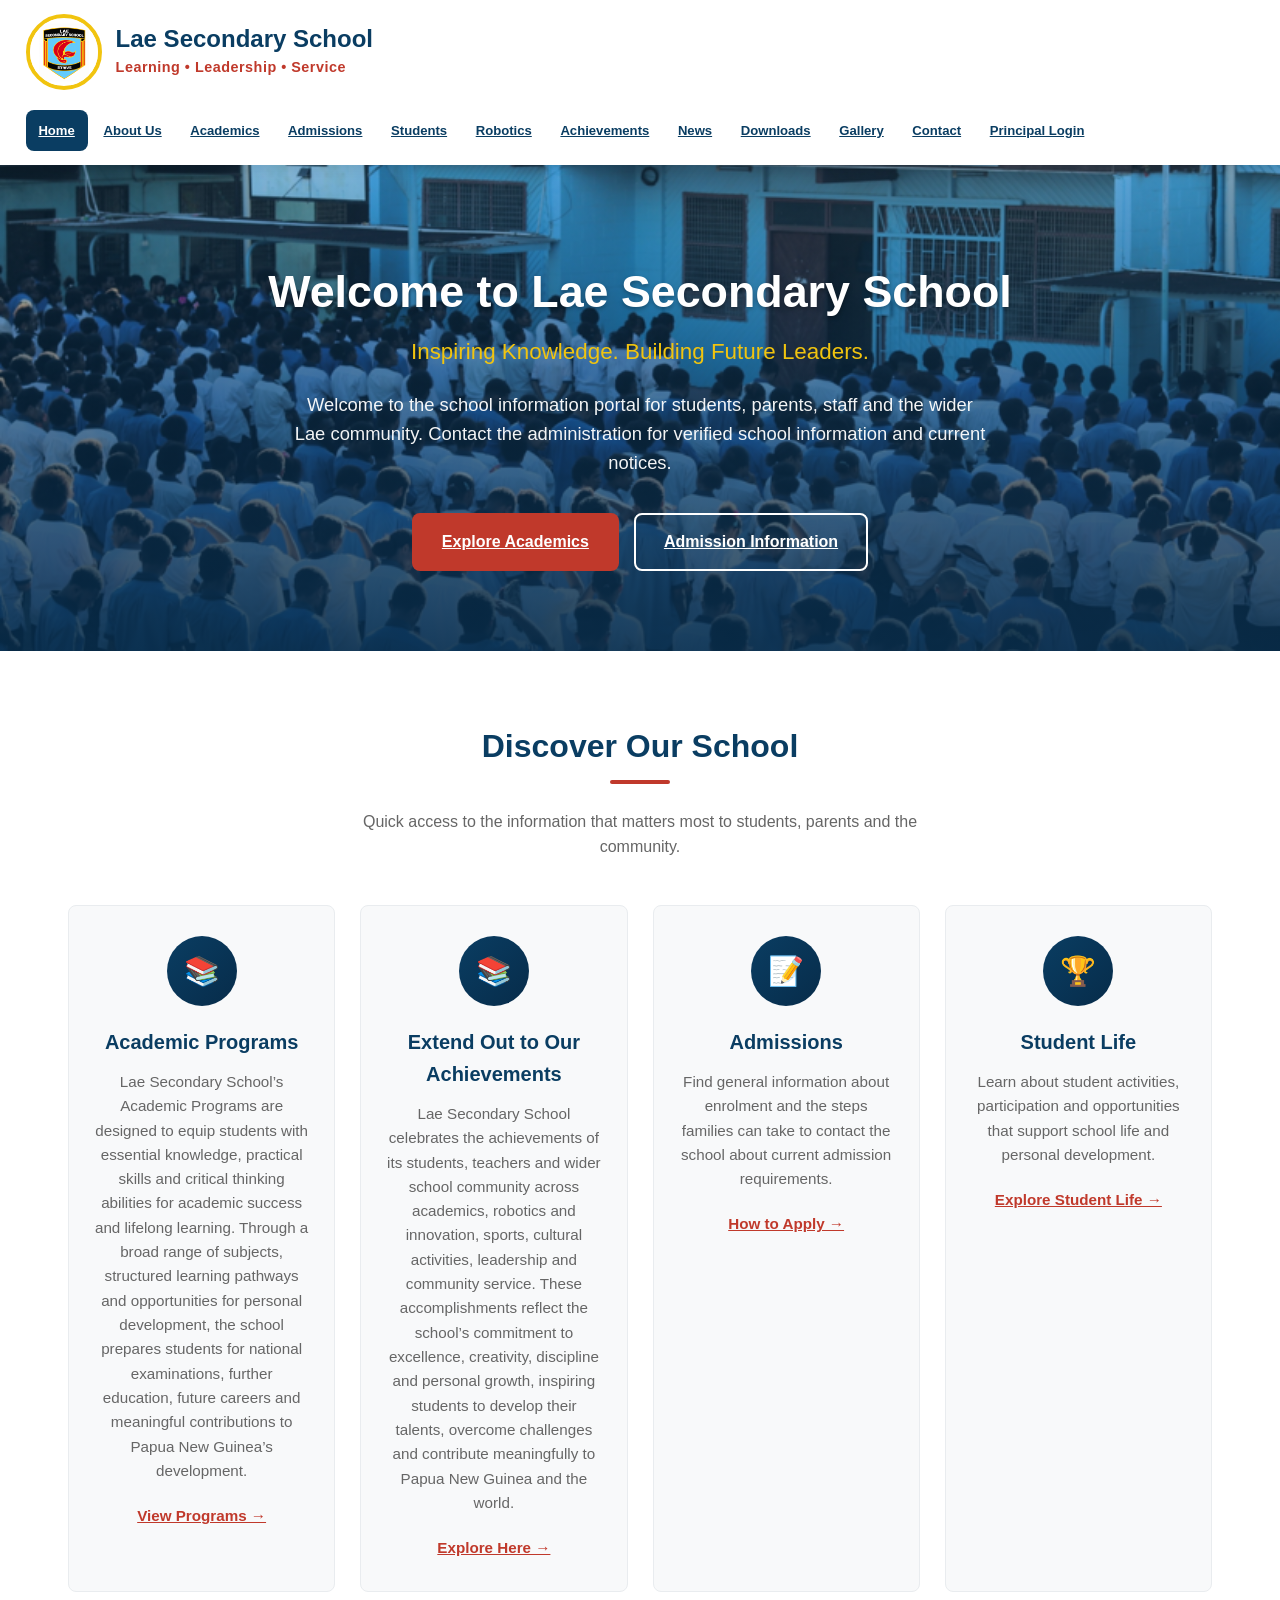
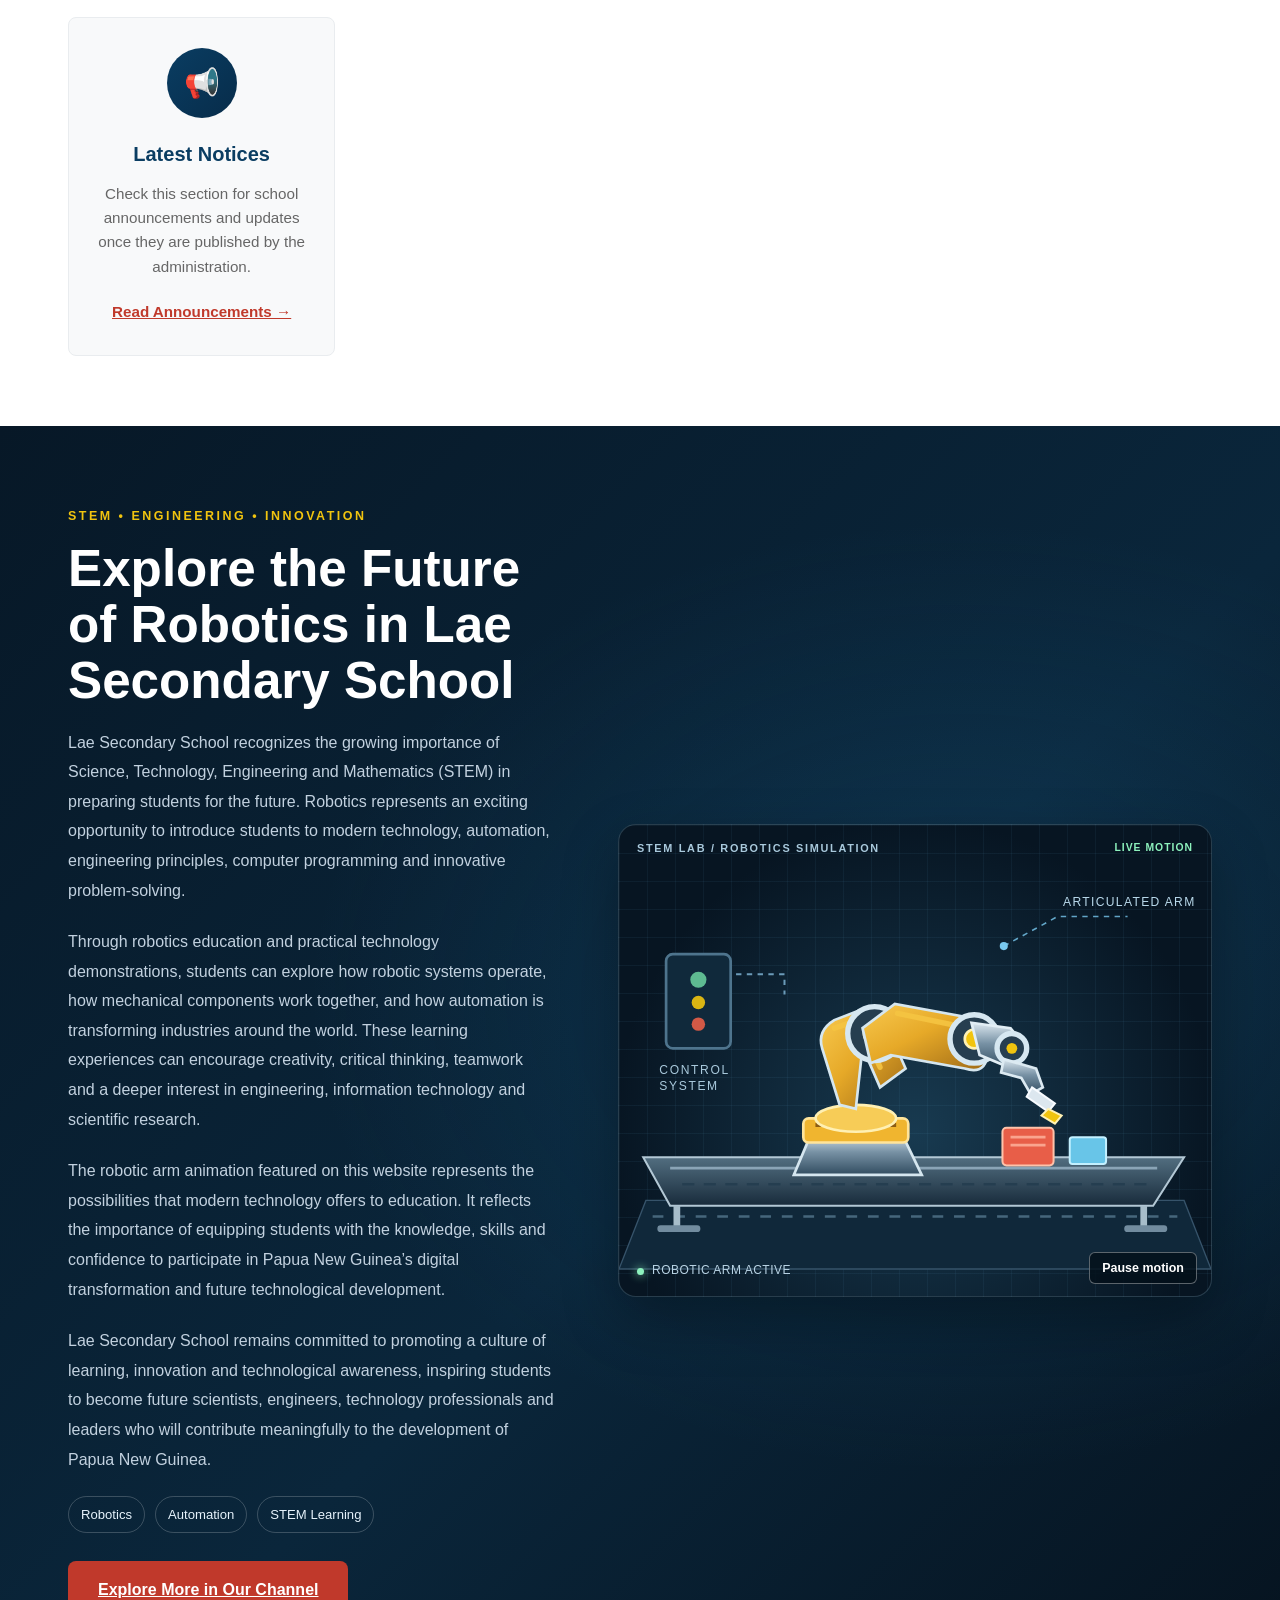
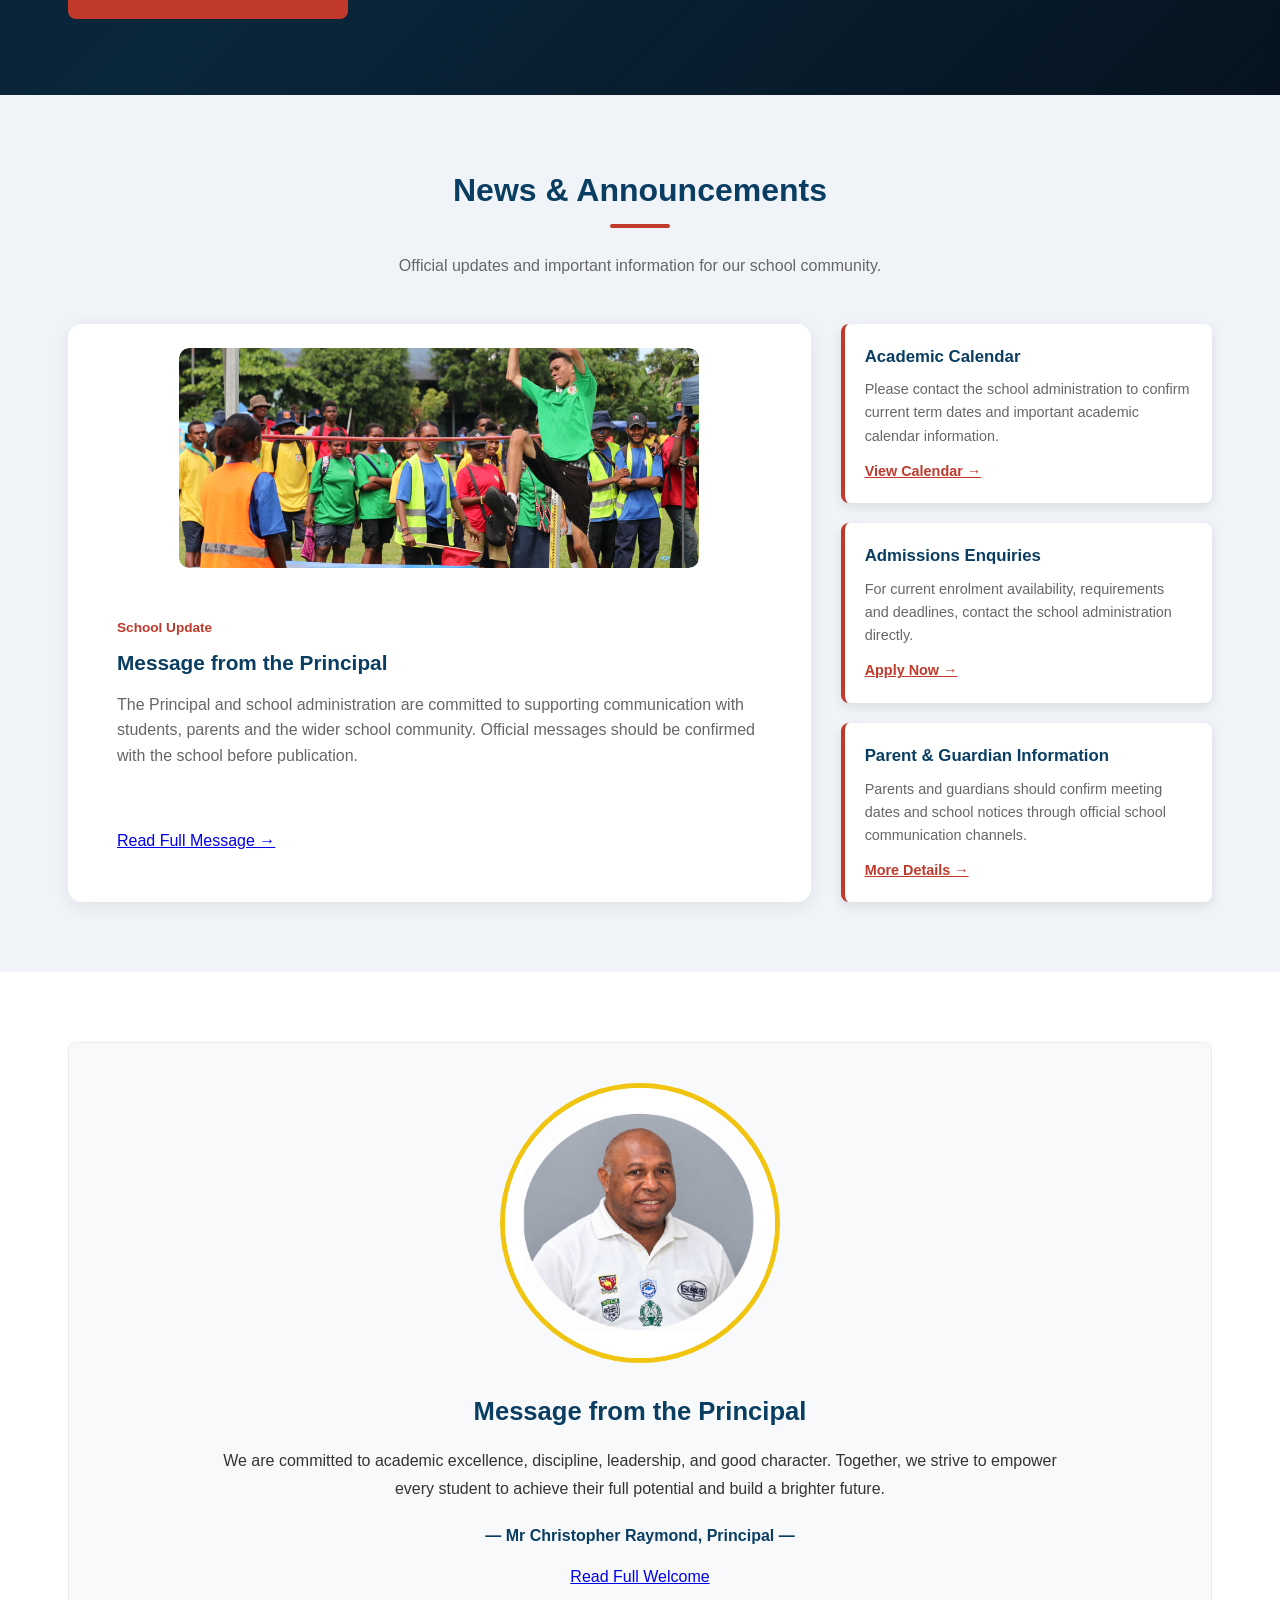
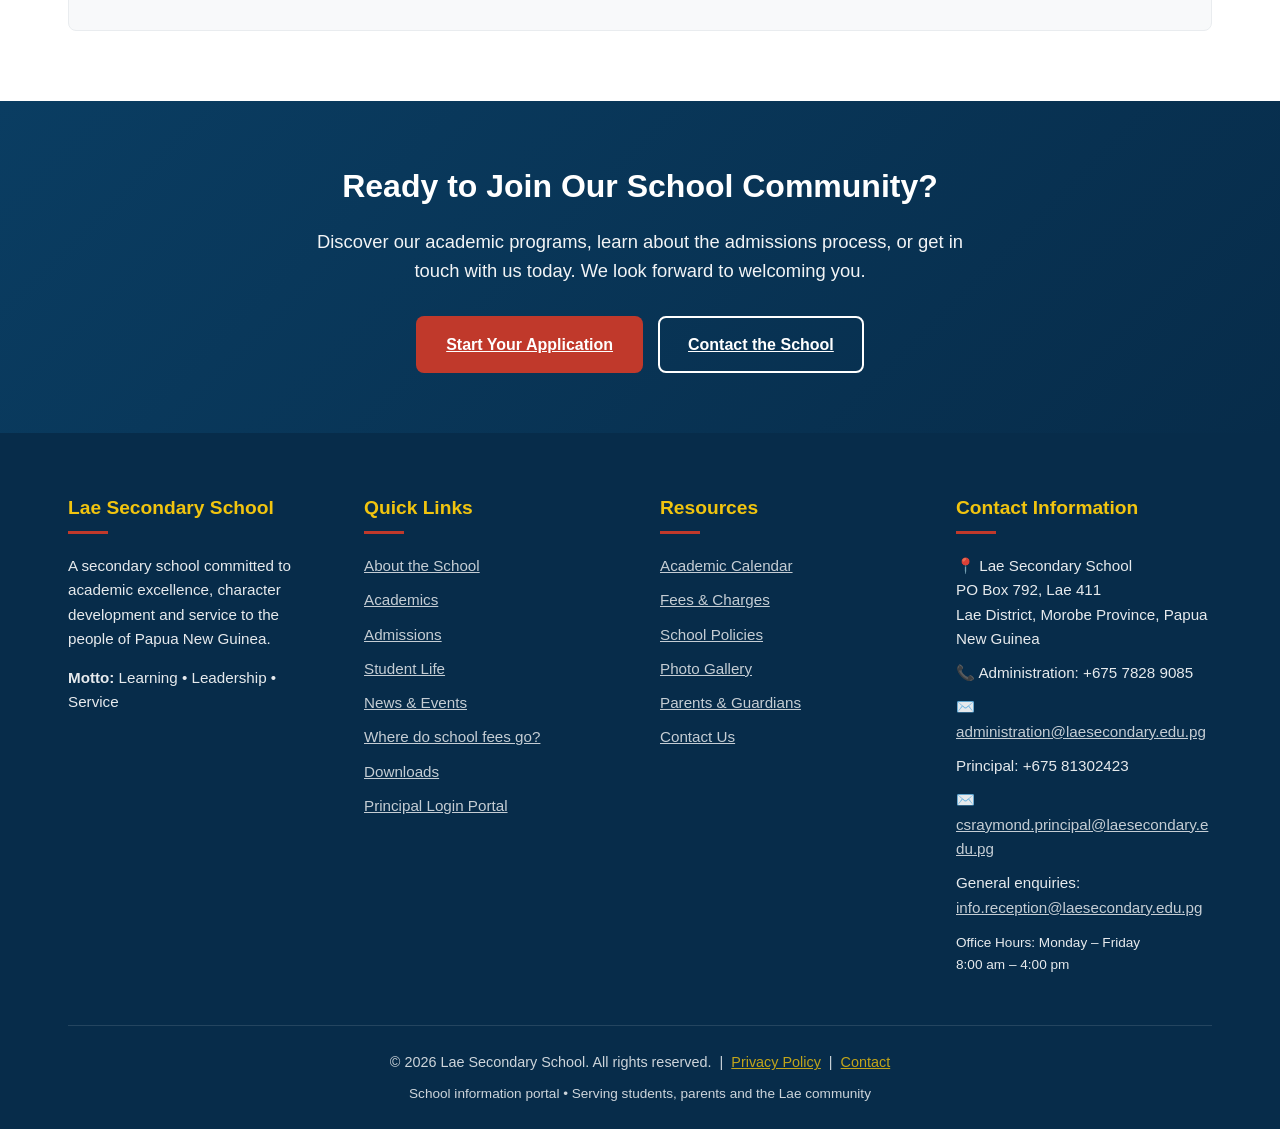
<file: index.html>
<!DOCTYPE html>
<html lang="en">
<head>
    <meta charset="UTF-8">
    <meta name="viewport" content="width=device-width, initial-scale=1.0">
    <meta name="description" content="Lae Secondary School, located in Lae District, Morobe Province, Papua New Guinea.">
    <meta name="keywords" content="secondary school, Papua New Guinea, education, admissions, academics, PNG school">
    <meta name="author" content="Lae Secondary School">
       <!-- Make the page fit Android phones and tablets -->
    

    <!-- Browser compatibility -->
    <meta http-equiv="X-UA-Compatible" content="IE=edge">
    <title>Lae Secondary School | Learning • Leadership • Service</title>
    
    <!-- Favicon placeholder -->
    <link rel="icon" href="school-logo.png" type="image/x-icon">
    
    <style>
        /* ===== CSS RESET & BASE ===== */
        * {
            margin: 0;
            padding: 0;
            box-sizing: border-box;
        }

        :root {
            --primary: #0a3d62;       /* Deep navy blue */
            --primary-dark: #072c4a;
            --secondary: #c0392b;     /* Strong red accent */
            --accent: #f1c40f;        /* Gold */
            --light: #f8f9fa;
            --dark: #1a1a1a;
            --text: #333333;
            --text-light: #666666;
            --white: #ffffff;
            --shadow: 0 4px 12px rgba(0, 0, 0, 0.1);
            --radius: 8px;
            --transition: all 0.3s ease;
        }
        
        
        
/* Make sizing predictable */
* {
    box-sizing: border-box;
}

/* Ensure the website fits the screen */
body {
    margin: 0;
    font-family: Arial, sans-serif;
    line-height: 1.6;
    width: 100%;
}

/* Make images fit their containers */
img {
    max-width: 100%;
    height: auto;
}

/* Make the main content responsive */
.container {
    width: 100%;
    max-width: 1200px;
    margin: 0 auto;
    padding: 0 20px;
}

/* Android phones and smaller screens */
@media screen and (max-width: 768px) {
    .container {
        padding: 0 15px;
    }

    h1 {
        font-size: 1.6rem;
    }

    .content-grid {
        grid-template-columns: 1fr;
    }

    img {
        max-width: 100%;
        height: auto;
    }
}

        .container {
            width: 100%;
            max-width: 1500px;
            margin: 0 auto;
            padding: 0 100px;
        }

        /* ===== HEADER ===== */
        .top-bar {
            background-color: var(--primary-dark);
            color: var(--white);
            font-size: 0.85rem;
            padding: 8px 0;
        }

        .top-bar .container {
            display: flex;
            justify-content: space-between;
            align-items: center;
            flex-wrap: wrap;
            gap: 10px;
        }

        .top-bar a {
            color: var(--white);
            opacity: 0.9;
        }

        .top-bar a:hover {
            opacity: 1;
            color: var(--accent);
        }

        .header {
            background-color: var(--white);
            box-shadow: var(--shadow);
            position: sticky;
            top: 0;
            z-index: 1000;
        }

        .header-main {
            display: flex;
            justify-content: space-between;
            align-items: center;
            padding: 15px 0;
            gap: 20px;
        }

        .logo-area {
            display: flex;
            align-items: center;
            gap: 20px;
        }

        .logo-placeholder {
            width: 90px;
            height: 70px;
            background: linear-gradient(100deg, var(--primary), var(--primary-light));
            border-radius: 80%;
            display: flex;
            align-items: center;
            justify-content: center;
            color: var(--white);
            font-weight: bold;
            font-size: 1.0rem;
            border: 4px solid var(--accent);
            flex-shrink: 5;
        }

        .school-identity h1 {
            font-size: 1.5rem;
            color: var(--primary);
            line-height: 1.2;
            margin-bottom: 2px;
        }

        .school-identity .motto {
            font-size: 0.9rem;
            color: var(--secondary);
            font-weight: 600;
            letter-spacing: 0.5px;
        }

        /* ===== NAVIGATION ===== */
        .nav-toggle {
            display: none;
            background: none;
            border: none;
            font-size: 1.8rem;
            color: var(--primary);
            cursor: pointer;
        }

        .main-nav ul {
            display: flex;
            list-style: none;
            gap: 5px;
        }

        .main-nav > ul > li {
            position: relative;
        }

        .main-nav > ul > li > a {
            display: block;
            padding: 12px 16px;
            font-weight: 600;
            color: var(--primary);
            border-radius: var(--radius);
            font-size: 0.95rem;
        }

        .main-nav > ul > li > a:hover,
        .main-nav > ul > li > a.active {
            background-color: var(--primary);
            color: var(--white);
        }

        .main-nav .dropdown {
            position: absolute;
            top: 100%;
            left: 0;
            background: var(--white);
            min-width: 220px;
            box-shadow: var(--shadow);
            border-radius: var(--radius);
            opacity: 0;
            visibility: hidden;
            transform: translateY(10px);
            transition: var(--transition);
            z-index: 100;
        }

        .main-nav li:hover > .dropdown {
            opacity: 1;
            visibility: visible;
            transform: translateY(0);
        }

        .dropdown a {
            display: block;
            padding: 12px 18px;
            color: var(--text);
            border-bottom: 1px solid #eee;
            font-size: 0.9rem;
        }

        .dropdown a:hover {
            background-color: var(--light);
            color: var(--primary);
            padding-left: 24px;
        }

        /* ===== HERO SECTION ===== */
        .hero {
            background: linear-gradient(rgba(10, 61, 98, 0.25), rgba(7, 44, 74, 0.9)), 
                        url('home-hero.png') center/cover no-repeat;
            color: var(--white);
            padding: 100px 0 80px;
            text-align: center;
            position: relative;
            overflow: hidden; /* ensures safe area for children */
        }

        .hero-content {
            max-width: 850px;
            margin: 0 auto;
            position: relative;
            z-index: 2; /* so text & buttons are always above the fixed image */
        }

        .hero h2 {
            font-size: 2.8rem;
            margin-bottom: 15px;
            line-height: 1.2;
            text-shadow: 0 2px 4px rgba(0,0,0,0.3);
        }

        .hero .tagline {
            font-size: 1.4rem;
            margin-bottom: 20px;
            color: var(--accent);
            font-weight: 500;
        }
        .hero p {
            font-size: 1.15rem;
            margin-bottom: 35px;
            opacity: 0.95;
            max-width: 700px;
            margin-left: auto;
            margin-right: auto;
        }

        .hero-buttons {
            display: flex;
            gap: 15px;
            justify-content: center;
            flex-wrap: wrap;
        }

        .btn {
            display: inline-block;
            padding: 14px 28px;
            border-radius: var(--radius);
            font-weight: 600;
            font-size: 1rem;
            transition: var(--transition);
            border: 2px solid transparent;
        }

        .btn-primary {
            background-color: var(--secondary);
            color: var(--white);
        }

        .btn-primary:hover {
            background-color: #a93226;
            transform: translateY(-2px);
            box-shadow: 0 6px 15px rgba(192, 57, 43, 0.3);
        }

        .btn-outline {
            background-color: transparent;
            border-color: var(--white);
            color: var(--white);
        }

        .btn-outline:hover {
            background-color: var(--white);
            color: var(--primary);
        }

        /* ===== QUICK LINKS / FEATURE CARDS ===== */
        .features {
            padding: 70px 0;
            background-color: var(--white);
        }

        .section-title {
            text-align: center;
            margin-bottom: 45px;
        }

        .section-title h2 {
            font-size: 2rem;
            color: var(--primary);
            margin-bottom: 10px;
            position: relative;
            display: inline-block;
        }

        .section-title h2::after {
            content: '';
            display: block;
            width: 60px;
            height: 4px;
            background-color: var(--secondary);
            margin: 8px auto 0;
            border-radius: 2px;
        }

        .section-title p {
            color: var(--text-light);
            max-width: 600px;
            margin: 15px auto 0;
        }

        .features-grid {
            display: grid;
            grid-template-columns: repeat(auto-fit, minmax(260px, 1fr));
            gap: 25px;
        }

        .feature-card {
            background: var(--light);
            border-radius: var(--radius);
            padding: 30px 25px;
            text-align: center;
            transition: var(--transition);
            border: 1px solid #e9ecef;
            height: 100%;
        }

        .feature-card:hover {
            transform: translateY(-8px);
            box-shadow: var(--shadow);
            border-color: var(--primary);
        }

        .feature-icon {
            width: 70px;
            height: 70px;
            background: linear-gradient(135deg, var(--primary), var(--primary-dark));
            color: var(--white);
            border-radius: 50%;
            display: flex;
            align-items: center;
            justify-content: center;
            font-size: 1.8rem;
            margin: 0 auto 20px;
        }

        .feature-card h3 {
            font-size: 1.25rem;
            color: var(--primary);
            margin-bottom: 12px;
        }

        .feature-card p {
            color: var(--text-light);
            font-size: 0.95rem;
            margin-bottom: 20px;
        }

        .feature-card .btn-link {
            color: var(--secondary);
            font-weight: 600;
            font-size: 0.95rem;
        }

        .feature-card .btn-link:hover {
            color: var(--primary);
        }

        /* ===== LOGO ===== */  
        
        .logo-placeholder {
            width: 100px;
            height: 100px;
            display: flex;
            align-items: center;
            justify-content: center;
            flex-shrink: 0;
            overflow: hidden;
        }

        .school-logo {
            width: 100%;
            height: 100%;
            object-fit: contain;
            display: block;
        }

        
             /* ===== Principal ===== */  
        
        .principal-placeholder {
            width: 85px;
            height: 85px;
            display: flex;
            align-items: center;
            justify-content: center;
            flex-shrink: 0;
            overflow: hidden;
        }

        .principal-content {
            width: 110%;
            height: 110%;
            object-fit: contain;
            display: block;
        }   
        
        
        /* ===== ANNOUNCEMENTS ===== */
        .announcements {
            padding: 70px 0;
            background-color: #f0f4f8;
        }

        .announcements-grid {
            display: grid;
            grid-template-columns: 2fr 1fr;
            gap: 30px;
        }

        .news-card {
            background: var(--white);
            border-radius: var(--radius);
            overflow: hidden;
            display: flex;
            flex-direction: column;
        }

        .news-card img {
            height: 220px;
            object-fit: cover;
            width: 100%;
            background: linear-gradient(135deg, #ddd, #bbb);
        }

        .news-content {
            padding: 25px;
            flex-grow: 1;
            display: flex;
            flex-direction: column;
        }

        .news-date {
            font-size: 0.85rem;
            color: var(--secondary);
            font-weight: 600;
            margin-bottom: 8px;
        }

        .news-card h3 {
            font-size: 1.3rem;
            color: var(--primary);
            margin-bottom: 12px;
        }

        .news-card p {
            color: var(--text-light);
            margin-bottom: 20px;
            flex-grow: 1;
        }

        .sidebar-notices {
            display: flex;
            flex-direction: column;
            gap: 20px;
        }

        .notice-item {
            background: var(--white);
            padding: 20px;
            border-radius: var(--radius);
            box-shadow: var(--shadow);
            border-left: 4px solid var(--secondary);
        }

        .notice-item h4 {
            color: var(--primary);
            margin-bottom: 8px;
            font-size: 1.05rem;
        }

        .notice-item p {
            font-size: 0.9rem;
            color: var(--text-light);
            margin-bottom: 10px;
        }

        .notice-item a {
            color: var(--secondary);
            font-weight: 600;
            font-size: 0.9rem;
        }
        
        
        /* Center the student photograph */
.student-image-container {
    width: 100%;
    max-width: 520px;
    margin: 0 auto 24px;
    padding: 0;
    display: flex;
    justify-content: center;
    align-items: center;
    overflow: hidden;
    border-radius: 10px;
    background-color: #f2f4f7;
}

/* Rectangular student photograph */
.student-field-image {
    display: block;
    width: 100%;
    aspect-ratio: 16 / 9;
    height: auto;
    object-fit: cover;
    object-position: center;
    border-radius: 10px;
}

/* Keep the news card professional */
.news-card {
    padding: 24px;
    background: #ffffff;
    border-radius: 14px;
    box-shadow: 0 4px 18px rgba(0, 0, 0, 0.08);
}

/* Responsive image on mobile devices */
@media (max-width: 600px) {
    .student-image-container {
        max-width: 100%;
        margin-bottom: 18px;
    }

    .student-field-image {
        aspect-ratio: 16 / 9;
    }

    .news-card {
        padding: 16px;
    }
}

        /* ===== PRINCIPAL MESSAGE TEASER ===== */
        .principal-teaser {
            padding: 70px 0;
            background-color: var(--white);
        }

        .principal-content {
            display: grid;
            grid-template-columns: 200px 1fr;
            gap: 40px;
            align-items: center;
            background: var(--light);
            padding: 40px;
            border-radius: var(--radius);
            border: 1px solid #e9ecef;
        }

        .principal-photo {
            width: 180px;
            height: 180px;
            border-radius: 50%;
            background: linear-gradient(135deg, var(--primary), var(--primary-dark));
            display: flex;
            align-items: center;
            justify-content: center;
            color: var(--white);
            font-size: 3rem;
            border: 5px solid var(--accent);
            margin: 0 auto;
        }

        .principal-text h2 {
            color: var(--primary);
            margin-bottom: 15px;
            font-size: 1.6rem;
        }

        .principal-text p {
            color: var(--text);
            margin-bottom: 20px;
            font-style: italic;
        }

        .principal-text .signature {
            font-weight: 600;
            color: var(--primary);
            margin-top: 10px;
        }

        /* Principal message: centered portrait and message */
        .principal-teaser .principal-content {
            display: flex;
            flex-direction: column;
            align-items: center;
            text-align: center;
            gap: 28px;
        }

        .principal-teaser .principal-placeholder {
            width: 280px;
            height: 280px;
            max-width: 80vw;
            max-height: 80vw;
            border-radius: 50%;
            border: 5px solid var(--accent);
            overflow: hidden;
            margin: 0 auto;
            flex-shrink: 0;
            background: #e9eef3;
        }

        .principal-teaser .principal-placeholder .school-principal {
            display: block;
            width: 100%;
            height: 100%;
            object-fit: cover;
            object-position: center;
        }

        .principal-teaser .principal-text {
            width: 100%;
            max-width: 850px;
        }

        /* ===== CTA SECTION ===== */
        .cta {
            background: linear-gradient(135deg, var(--primary), var(--primary-dark));
            color: var(--white);
            padding: 60px 0;
            text-align: center;
        }

        .cta h2 {
            font-size: 2rem;
            margin-bottom: 15px;
        }

        .cta p {
            font-size: 1.15rem;
            margin-bottom: 30px;
            opacity: 0.95;
            max-width: 650px;
            margin-left: auto;
            margin-right: auto;
        }

        /* ===== FOOTER ===== */
        .footer {
            background-color: var(--primary-dark);
            color: var(--white);
            padding: 60px 0 25px;
        }

        .footer-grid {
            display: grid;
            grid-template-columns: repeat(auto-fit, minmax(220px, 1fr));
            gap: 40px;
            margin-bottom: 40px;
        }

        .footer-col h3 {
            font-size: 1.2rem;
            margin-bottom: 20px;
            color: var(--accent);
            position: relative;
            padding-bottom: 10px;
        }

        .footer-col h3::after {
            content: '';
            position: absolute;
            left: 0;
            bottom: 0;
            width: 40px;
            height: 3px;
            background-color: var(--secondary);
        }

        .footer-col p, .footer-col li {
            font-size: 0.95rem;
            opacity: 0.9;
            margin-bottom: 10px;
        }

        .footer-col ul {
            list-style: none;
        }

        .footer-col a {
            color: var(--white);
            opacity: 0.85;
        }

        .footer-col a:hover {
            opacity: 1;
            color: var(--accent);
            padding-left: 5px;
        }

        .footer-bottom {
            border-top: 1px solid rgba(255,255,255,0.15);
            padding-top: 25px;
            text-align: center;
            font-size: 0.9rem;
            opacity: 0.8;
        }

        .footer-bottom a {
            color: var(--accent);
        }

        /* ===== RESPONSIVE ===== */
        @media (max-width: 992px) {
            .announcements-grid {
                grid-template-columns: 1fr;
            }

            .principal-content {
                grid-template-columns: 1fr;
                text-align: center;
            }

            .principal-photo {
                margin-bottom: 20px;
            }
        }

        @media (max-width: 768px) {
            .nav-toggle {
                display: block;
            }

            .main-nav {
                display: none;
                width: 100%;
                position: absolute;
                top: 100%;
                left: 0;
                background: var(--white);
                padding: 15px;
            }

            .main-nav.active {
                display: block;
            }

            .main-nav ul {
                flex-direction: column;
                gap: 0;
            }

            .main-nav > ul > li > a {
                padding: 14px 15px;
                border-bottom: 1px solid #eee;
            }

            .main-nav .dropdown {
                position: static;
                opacity: 1;
                visibility: visible;
                transform: none;
                box-shadow: none;
                display: none;
                background: #f8f9fa;
            }

            .main-nav li.open > .dropdown {
                display: block;
            }

            .header-main {
                flex-wrap: wrap;
            }

            .hero h2 {
                font-size: 2rem;
            }

            .hero .tagline {
                font-size: 1.15rem;
            }

            .school-identity h1 {
                font-size: 1.2rem;
            }
        }

        @media (max-width: 480px) {
            .hero {
                padding: 70px 0 50px;
            }

            .hero h2 {
                font-size: 1.7rem;
            }

            .btn {
                width: 100%;
                text-align: center;
            }

            .logo-placeholder {
                width: 55px;
                height: 55px;
                font-size: 1.1rem;
            }
        }


        /* ===== RESPONSIVE LAYOUT REFINEMENTS ===== */

        .container {
            width: min(100%, 1200px);
            max-width: 1200px;
            padding-left: clamp(14px, 3vw, 28px);
            padding-right: clamp(14px, 3vw, 28px);
        }
        .header-main {
            width: min(100%, 1500px);
            margin: 0 auto;
            padding: 14px clamp(14px, 2vw, 28px);
            flex-wrap: wrap;
            align-items: center;
            position: relative;
        }
        .logo-area {
            min-width: 0;
            flex: 0 1 auto;
            gap: 14px;
        }
        .logo-placeholder {
            width: 76px;
            height: 76px;
            border-radius: 50%;
            flex: 0 0 76px;
        }
        .school-logo {
            width: 100%;
            height: 100%;
            object-fit: contain;
        }
        .school-identity {
            min-width: 0;
        }
        .school-identity h1 {
            font-size: clamp(1.15rem, 2vw, 1.5rem);
            overflow-wrap: normal;
        }
        .main-nav {
            min-width: 0;
            max-width: 100%;
        }
        .main-nav > ul {
            display: flex;
            flex-wrap: wrap;
            justify-content: flex-end;
            align-items: center;
            gap: 3px;
        }
        .main-nav > ul > li > a {
            padding: 10px clamp(8px, 1vw, 13px);
            font-size: clamp(.82rem, .95vw, .95rem);
            white-space: normal;
            text-align: center;
        }
        .main-nav .dropdown {
            min-width: 210px;
            max-width: min(280px, 90vw);
        }
        .dropdown a {
            overflow-wrap: break-word;
        }
        .hero h2 {
            font-size: clamp(1.75rem, 4vw, 2.8rem);
        }
        .hero .tagline {
            font-size: clamp(1.05rem, 2.2vw, 1.4rem);
        }
        .announcements-grid {
            min-width: 0;
            grid-template-columns: minmax(0, 2fr) minmax(260px, 1fr);
        }
        .news-card, .sidebar-notices, .feature-card, .notice-item,
        .principal-content, .footer-col {
            min-width: 0;
        }
        .principal-teaser .principal-content {
            width: 100%;
            height: auto;
            padding: clamp(22px, 4vw, 40px);
        }
        .principal-teaser .principal-placeholder {
            width: clamp(170px, 24vw, 280px);
            height: clamp(170px, 24vw, 280px);
            max-width: 80vw;
            max-height: 80vw;
        }
        .principal-teaser .principal-text p {
            font-style: normal;
            line-height: 1.75;
        }
        .footer-grid {
            grid-template-columns: repeat(auto-fit, minmax(min(100%, 230px), 1fr));
            gap: clamp(24px, 4vw, 40px);
        }
        .footer a, .top-bar a {
            overflow-wrap: anywhere;
        }
        @media (max-width: 1100px) {
            .header-main {
                justify-content: space-between;
            }
            .main-nav {
                flex: 1 0 100%;
                width: 100%;
            }
            .main-nav > ul {
                justify-content: center;
            }
            .announcements-grid {
                grid-template-columns: minmax(0, 1fr);
            }
        }
        @media (max-width: 768px) {
            .top-bar .container {
                justify-content: center;
                text-align: center;
            }
            .header-main {
                flex-wrap: wrap;
                gap: 10px;
            }
            .logo-area {
                flex: 1 1 auto;
                max-width: calc(100% - 54px);
            }
            .logo-placeholder {
                width: 58px;
                height: 58px;
                flex-basis: 58px;
            }
            .school-identity h1 {
                font-size: clamp(1rem, 4vw, 1.25rem);
            }
            .school-identity .motto {
                font-size: .78rem;
                letter-spacing: .2px;
            }
            .nav-toggle {
                display: inline-flex;
                align-items: center;
                justify-content: center;
                min-width: 44px;
                min-height: 44px;
                padding: 6px 10px;
                border: 1px solid #d8e0e8;
                border-radius: 8px;
                background: #fff;
                flex: 0 0 auto;
            }
            .main-nav {
                display: none;
                position: static;
                flex: 1 0 100%;
                width: 100%;
                max-width: 100%;
                padding: 8px 0 0;
                box-shadow: none;
                background: transparent;
            }
            .main-nav.active {
                display: block;
            }
            .main-nav > ul {
                display: flex;
                flex-direction: column;
                align-items: stretch;
                gap: 3px;
                width: 100%;
            }
            .main-nav > ul > li {
                width: 100%;
            }
            .main-nav > ul > li > a {
                width: 100%;
                text-align: left;
                padding: 12px 14px;
                font-size: .96rem;
                border-radius: 6px;
            }
            .main-nav .dropdown {
                position: static;
                display: none;
                width: 100%;
                min-width: 0;
                max-width: 100%;
                opacity: 1;
                visibility: visible;
                transform: none;
                box-shadow: none;
                border-radius: 6px;
                margin: 2px 0 8px;
                padding-left: 12px;
                overflow: visible;
            }
            .main-nav li.open > .dropdown {
                display: block;
            }
            .dropdown a {
                padding: 10px 14px;
                white-space: normal;
            }
            .hero {
                padding: 64px 0 52px;
            }
            .hero p {
                font-size: 1rem;
            }
            .features, .announcements, .principal-teaser {
                padding: 48px 0;
            }
            .features-grid {
                grid-template-columns: repeat(auto-fit, minmax(min(100%, 230px), 1fr));
            }
            .principal-teaser .principal-content {
                gap: 22px;
            }
            .cta {
                padding: 46px 0;
            }
            .footer {
                padding: 44px 0 22px;
            }
        }
        @media (max-width: 480px) {
            .container {
                padding-left: 14px;
                padding-right: 14px;
            }
            .top-bar {
                font-size: .78rem;
            }
            .top-bar .container > div {
                max-width: 100%;
            }
            .school-identity h1 {
                font-size: 1rem;
            }
            .school-identity .motto {
                font-size: .72rem;
            }
            .hero h2 {
                font-size: 1.75rem;
            }
            .hero-buttons {
                flex-direction: column;
                align-items: stretch;
            }
            .hero-buttons .btn {
                width: 100%;
                text-align: center;
            }
            .section-title h2, .cta h2 {
                font-size: 1.65rem;
            }
            .news-content {
                padding: 20px;
            }
            .principal-teaser .principal-content {
                padding: 20px 16px;
            }
            .principal-teaser .principal-placeholder {
                width: min(220px, 68vw);
                height: min(220px, 68vw);
            }
            .footer-grid {
                grid-template-columns: 1fr;
            }
        }
        @media (prefers-reduced-motion: reduce) {
            *, *::before, *::after {
                scroll-behavior: auto !important;
                transition-duration: .01ms !important;
                animation-duration: .01ms !important;
                animation-iteration-count: 1 !important;
            }
        }


/* ===== STEM & ROBOTICS SHOWCASE ===== */
.robotics-section {
    padding: 76px 0;
    color: #f4f8fc;
    background:
        radial-gradient(ellipse at 75% 45%, rgba(30,105,150,.24), transparent 48%),
        linear-gradient(135deg, #071827 0%, #0a263b 55%, #06131f 100%);
    overflow: hidden;
}
.robotics-layout {
    display: grid;
    grid-template-columns: minmax(0, .9fr) minmax(0, 1.1fr);
    gap: clamp(28px, 5vw, 64px);
    align-items: center;
}
.robotics-copy .eyebrow {
    display: inline-block;
    margin-bottom: 14px;
    color: #f1c40f;
    font-size: .78rem;
    font-weight: 800;
    letter-spacing: 2.5px;
    text-transform: uppercase;
}
.robotics-copy h2 {
    margin-bottom: 18px;
    color: #fff;
    font-size: clamp(2rem, 4vw, 3.25rem);
    line-height: 1.1;
}
.robotics-copy p {
    max-width: 560px;
    color: #c2d1df;
    line-height: 1.85;
    margin-bottom: 22px;
}
.robotics-points {
    display: flex;
    flex-wrap: wrap;
    gap: 10px;
    margin: 22px 0 28px;
}
.robotics-points span {
    border: 1px solid rgba(255,255,255,.2);
    border-radius: 999px;
    padding: 7px 12px;
    color: #e7f3fc;
    font-size: .82rem;
}
.robotics-lab {
    position: relative;
    min-width: 0;
    min-height: 370px;
    border: 1px solid rgba(170,218,245,.2);
    border-radius: 18px;
    overflow: hidden;
    background:
      linear-gradient(rgba(96,165,205,.075) 1px, transparent 1px),
      linear-gradient(90deg, rgba(96,165,205,.075) 1px, transparent 1px),
      radial-gradient(ellipse at 50% 65%, #183a50, #071522 72%);
    background-size: 28px 28px, 28px 28px, auto;
    box-shadow: 0 22px 55px rgba(0,0,0,.3);
}
.robotics-lab::before {
    content: "STEM LAB  /  ROBOTICS SIMULATION";
    position: absolute;
    z-index: 4;
    top: 16px;
    left: 18px;
    color: #a9c9dc;
    font: 700 .68rem/1.4 Arial, sans-serif;
    letter-spacing: 1.7px;
}
.robotics-lab::after {
    content: "LIVE MOTION";
    position: absolute;
    z-index: 4;
    right: 18px;
    top: 16px;
    color: #8df2bd;
    font: 700 .65rem/1.4 Arial, sans-serif;
    letter-spacing: 1px;
}
.robotics-svg {
    display: block;
    width: 100%;
    height: auto;
    min-height: 350px;
    position: relative;
    z-index: 2;
}
.robot-base { fill: url(#robotMetal); stroke: #d5e6ef; stroke-width: 2; }
.robot-joint { fill: #263e50; stroke: #d6e7f1; stroke-width: 4; }
.robot-highlight { fill: none; stroke: #f5c542; stroke-width: 4; stroke-linecap: round; opacity: .9; }
.robot-arm-1, .robot-arm-2, .robot-wrist, .robot-gripper {
    transform-box: view-box;
}
.robot-arm-1 {
    transform-origin: 190px 264px;
    animation: robotShoulder 5s ease-in-out infinite alternate;
}
.robot-arm-2 {
    transform-origin: 190px 155px;
    animation: robotElbow 5s ease-in-out infinite alternate;
}
.robot-wrist {
    transform-origin: 292px 159px;
    animation: robotWrist 5s ease-in-out infinite alternate;
}
.robot-gripper {
    transform-origin: 310px 184px;
    animation: robotGrip 5s ease-in-out infinite alternate;
}
@keyframes robotShoulder {
    0%, 10% { transform: rotate(-12deg); }
    48%, 72% { transform: rotate(17deg); }
    100% { transform: rotate(-4deg); }
}
@keyframes robotElbow {
    0%, 10% { transform: rotate(18deg); }
    48%, 72% { transform: rotate(-27deg); }
    100% { transform: rotate(8deg); }
}
@keyframes robotWrist {
    0%, 10% { transform: rotate(-12deg); }
    48%, 72% { transform: rotate(22deg); }
    100% { transform: rotate(-6deg); }
}
@keyframes robotGrip {
    0%, 20%, 100% { transform: rotate(0deg); }
    35%, 70% { transform: rotate(-9deg); }
}
.robot-status {
    position: absolute;
    z-index: 5;
    bottom: 15px;
    left: 18px;
    display: flex;
    align-items: center;
    gap: 8px;
    color: #b9d3e4;
    font-size: .75rem;
    letter-spacing: .5px;
}
.robot-status-dot {
    width: 7px; height: 7px; border-radius: 50%;
    background: #8df2bd; box-shadow: 0 0 10px #8df2bd;
}
.robotics-controls {
    position: absolute;
    z-index: 5;
    bottom: 12px;
    right: 14px;
}
.robotics-controls button {
    border: 1px solid rgba(255,255,255,.35);
    color: #fff;
    background: rgba(3,15,25,.8);
    padding: 8px 12px;
    border-radius: 6px;
    cursor: pointer;
    font-weight: 700;
    font-size: .78rem;
}
.robotics-controls button:hover { background: #0a3d62; }
.robotics-lab.paused .robot-arm-1,
.robotics-lab.paused .robot-arm-2,
.robotics-lab.paused .robot-wrist,
.robotics-lab.paused .robot-gripper {
    animation-play-state: paused;
}
@media (max-width: 800px) {
    .robotics-section { padding: 54px 0; }
    .robotics-layout { grid-template-columns: 1fr; }
    .robotics-lab { min-height: 280px; }
    .robotics-svg { min-height: 290px; }
}
@media (prefers-reduced-motion: reduce) {
    .robot-arm-1, .robot-arm-2, .robot-wrist, .robot-gripper {
        animation: none !important;
    }
}

    </style>
</head>
<body>



    <!-- HEADER -->
    <header class="header">
            <div class="header-main">
                <div class="logo-area">
                    <div class="logo-placeholder">
                        <img src="school-logo.png"
                             alt="Lae Secondary School Logo"
                             class="school-logo">
                    </div>

                    <div class="school-identity">
                        <h1>Lae Secondary School</h1>
                        <div class="motto">Learning • Leadership • Service</div>
                    </div>
                </div>

                <button class="nav-toggle" aria-label="Toggle navigation" onclick="toggleNav()">☰</button>

                <nav class="main-nav" id="mainNav">
                    <ul>
                        <li><a href="index.html" class="active">Home</a></li>
<li>
                  <a href="about.html">About Us</a>
                        <div class="dropdown">
                            <a href="profile.html">School Profile</a>
                            <a href="vision-mission.html">Vision & Mission</a>
                            <a href="leadership.html">Leadership</a>
                            <a href="policies.html">Policies & Rules</a>
                        </div>
                    </li>
                    <li>
                        <a href="academics.html">Academics</a>
                        <div class="dropdown">
                            <a href="academics.html">Programs Overview</a>
                            <a href="departments.html">Subject Departments</a>
                            <a href="academic-calendar.html">Academic Calendar</a>
                            <a href="timetable.html">Timetables</a>
                        </div>
                    </li>
                    <li>
                        <a href="admissions.html">Admissions</a>
                        <div class="dropdown">
                            <a href="admissions.html">How to Apply</a>
                            <a href="application.html">Application Form</a>
                            <a href="fees.html">Fees & Charges</a>
                        </div>
                    </li>
                    <li>
                        <a href="students.html">Students</a>
                        <div class="dropdown">
                            <a href="students.html">Student Life</a>
                            <a href="student-leadership.html">Student Leadership</a>
                            <a href="sports.html">Sports & Clubs</a>
                            <a href="boarding.html">Boarding</a>
                        </div>
                    </li>
                    <li><a href="robotics.html">Robotics</a></li>
                    <li><a href="achievements.html">Achievements</a></li>
                    <li><a href="news.html">News</a></li>
                    <li><a href="downloads.html">Downloads</a></li>
                    <li><a href="gallery.html">Gallery</a></li>
                    <li><a href="contact.html">Contact</a></li>
                    <li><a href="admin/login.html" aria-label="Principal login portal">Principal Login</a></li>
                    </ul>
                </nav>
            </div>
    </header>

    <!-- HERO SECTION -->
    <section class="hero">
        <div class="container">
            <div class="hero-content">
                <h2>Welcome to Lae Secondary School</h2>
                <div class="tagline">Inspiring Knowledge. Building Future Leaders.</div>
                <p>
                    Welcome to the school information portal for students, parents, staff and the wider Lae community. Contact the administration for verified school information and current notices.
                </p>
                <div class="hero-buttons">
                    <a href="academics.html" class="btn btn-primary">Explore Academics</a>
                    <a href="admissions.html" class="btn btn-outline">Admission Information</a>
                </div>
            </div>
        </div>
    </section>

    <!-- FEATURE CARDS -->
    <section class="features">
        <div class="container">
            <div class="section-title">
                <h2>Discover Our School</h2>
                <p>Quick access to the information that matters most to students, parents and the community.</p>
            </div>

            <div class="features-grid">
                <div class="feature-card">
                    <div class="feature-icon">📚</div>
                    <h3>Academic Programs</h3>
                    <p>Lae Secondary School’s Academic Programs are designed to equip students with essential knowledge, practical skills and critical thinking abilities for academic success and lifelong learning. Through a broad range of subjects, structured learning pathways and opportunities for personal development, the school prepares students for national examinations, further education, future careers and meaningful contributions to Papua New Guinea’s development.</p>
                    <a href="academics.html" class="btn-link">View Programs →</a>
                </div>
                
                                <div class="feature-card">
                    <div class="feature-icon">📚</div>
                    <h3>Extend Out to Our Achievements</h3>
                    <p>Lae Secondary School celebrates the achievements of its students, teachers and wider school community across academics, robotics and innovation, sports, cultural activities, leadership and community service. These accomplishments reflect the school’s commitment to excellence, creativity, discipline and personal growth, inspiring students to develop their talents, overcome challenges and contribute meaningfully to Papua New Guinea and the world.</p>
                    <a href="achievements.html" class="btn-link">Explore Here →</a>
                </div>

                <div class="feature-card">
                    <div class="feature-icon">📝</div>
                    <h3>Admissions</h3>
                    <p>Find general information about enrolment and the steps families can take to contact the school about current admission requirements.</p>
                    <a href="admissions.html" class="btn-link">How to Apply →</a>
                </div>

                <div class="feature-card">
                    <div class="feature-icon">🏆</div>
                    <h3>Student Life</h3>
                    <p>Learn about student activities, participation and opportunities that support school life and personal development.</p>
                    <a href="students.html" class="btn-link">Explore Student Life →</a>
                </div>

                <div class="feature-card">
                    <div class="feature-icon">📢</div>
                    <h3>Latest Notices</h3>
                    <p>Check this section for school announcements and updates once they are published by the administration.</p>
                    <a href="news.html" class="btn-link">Read Announcements →</a>
                </div>
            </div>
        </div>
    </section>


    <!-- STEM & ROBOTICS SHOWCASE -->
    <section class="robotics-section" id="robotics">
        <div class="container">
            <div class="robotics-layout">
                <div class="robotics-copy">
                    <span class="eyebrow">STEM • ENGINEERING • INNOVATION</span>
                    <h2>Explore the Future of Robotics in Lae Secondary School</h2>
                    
                    <p>
Lae Secondary School recognizes the growing importance of Science, Technology, Engineering and Mathematics (STEM) in preparing students for the future. Robotics represents an exciting opportunity to introduce students to modern technology, automation, engineering principles, computer programming and innovative problem-solving.
   </p>
                    <p>
Through robotics education and practical technology demonstrations, students can explore how robotic systems operate, how mechanical components work together, and how automation is transforming industries around the world. These learning experiences can encourage creativity, critical thinking, teamwork and a deeper interest in engineering, information technology and scientific research.
                    </p>
<p>
The robotic arm animation featured on this website represents the possibilities that modern technology offers to education. It reflects the importance of equipping students with the knowledge, skills and confidence to participate in Papua New Guinea’s digital transformation and future technological development.
 </p>     
<p>
Lae Secondary School remains committed to promoting a culture of learning, innovation and technological awareness, inspiring students to become future scientists, engineers, technology professionals and leaders who will contribute meaningfully to the development of Papua New Guinea.
                    </p>
              
                                    <div class="robotics-points">
                        <span>Robotics</span>
                        <span>Automation</span>
                        <span>STEM Learning</span>
                    </div>
                    <a href="laesecondary-robotics.html" class="btn btn-primary">Explore More in Our Channel</a>
                </div>

                <div class="robotics-lab" id="roboticsLab">
                    <svg class="robotics-svg" viewBox="0 0 440 350" role="img"
                         aria-label="Animated industrial robotic arm moving above a conveyor belt">
                        <defs>
                            <linearGradient id="robotMetal" x1="0" y1="0" x2="1" y2="1">
                                <stop offset="0" stop-color="#f8c94f"/>
                                <stop offset=".45" stop-color="#e6a928"/>
                                <stop offset="1" stop-color="#9c6816"/>
                            </linearGradient>
                            <linearGradient id="robotSteel" x1="0" y1="0" x2="0" y2="1">
                                <stop offset="0" stop-color="#dce8f0"/>
                                <stop offset=".45" stop-color="#7892a5"/>
                                <stop offset="1" stop-color="#314c60"/>
                            </linearGradient>
                            <linearGradient id="belt" x1="0" y1="0" x2="0" y2="1">
                                <stop offset="0" stop-color="#526e80"/>
                                <stop offset="1" stop-color="#182b3b"/>
                            </linearGradient>
                            <filter id="robotShadow" x="-50%" y="-50%" width="200%" height="200%">
                                <feGaussianBlur stdDeviation="4"/>
                            </filter>
                        </defs>

                        <!-- Back wall and floor -->
                        <ellipse cx="220" cy="296" rx="190" ry="20" fill="#020a11" opacity=".6"/>
                        <path d="M20 279 L420 279 L440 330 L0 330 Z" fill="#10283a" stroke="#36536a"/>
                        <path d="M25 291 L415 291" stroke="#5d8198" stroke-width="2" stroke-dasharray="8 8" opacity=".7"/>

                        <!-- Conveyor -->
                        <g>
                            <path d="M18 247 L420 247 L397 283 L38 283 Z" fill="url(#belt)" stroke="#b3c8d5" stroke-width="1.5"/>
                            <path d="M38 255 L400 255" stroke="#8aa4b6" stroke-width="2"/>
                            <path d="M47 267 L393 267" stroke="#253e50" stroke-width="2" stroke-dasharray="9 7"/>
                            <path d="M43 283 L43 300 M390 283 L390 300" stroke="#a7bdca" stroke-width="5"/>
                            <path d="M31 300 L58 300 M378 300 L405 300" stroke="#728c9f" stroke-width="5" stroke-linecap="round"/>
                        </g>

                        <!-- Product moving on the conveyor -->
                        <g>
                            <rect x="285" y="225" width="38" height="28" rx="3" fill="#e85e48" stroke="#ffc2a9" stroke-width="1.5"/>
                            <path d="M291 232 L317 232 M291 238 L317 238" stroke="#ffb6a0" stroke-width="2" opacity=".8"/>
                            <rect x="335" y="232" width="27" height="20" rx="2" fill="#68c5e8" stroke="#c3f0ff" stroke-width="1.5"/>
                        </g>

                        <!-- Robot pedestal -->
                        <g>
                            <path d="M130 260 L143 229 L210 229 L225 260 Z" fill="url(#robotSteel)" stroke="#d5e6ef" stroke-width="2"/>
                            <rect x="137" y="218" width="78" height="18" rx="4" fill="#f0b52f" stroke="#ffe49a" stroke-width="2"/>
                            <path d="M146 223 L206 223" stroke="#8c5c12" stroke-width="3"/>
                            <ellipse cx="176" cy="218" rx="30" ry="10" fill="#f7cc57" stroke="#fff0b3" stroke-width="2"/>
                        </g>

                        <!-- First robotic link: shoulder pivots above pedestal -->
                        <g class="robot-arm-1">
                            <path d="M164 208 L151 166 Q147 153 160 145 L178 138 Q191 134 198 147 L213 181 L194 195 L181 165 L176 211 Z"
                                  class="robot-base"/>
                            <path d="M160 151 L178 145 L194 180" class="robot-highlight"/>
                            <circle cx="190" cy="155" r="20" class="robot-joint"/>
                            <circle cx="190" cy="155" r="8" fill="#f1c40f" stroke="#fff1b3" stroke-width="2"/>

                            <!-- Upper arm link, articulated at elbow -->
                            <g class="robot-arm-2">
                                <path d="M181 151 L205 133 L265 144 Q279 148 278 162 L273 175 Q270 185 257 181 L202 171 L187 177 Z"
                                      class="robot-base"/>
                                <path d="M207 140 L260 151" class="robot-highlight"/>
                                <circle cx="264" cy="159" r="18" class="robot-joint"/>
                                <circle cx="264" cy="159" r="7" fill="#f1c40f" stroke="#fff1b3" stroke-width="2"/>

                                <!-- Wrist link -->
                                <g class="robot-wrist">
                                    <path d="M262 147 L291 151 L303 166 L292 181 L268 171 Z"
                                          fill="url(#robotSteel)" stroke="#e2eef5" stroke-width="2"/>
                                    <circle cx="292" cy="166" r="11" class="robot-joint"/>
                                    <circle cx="292" cy="166" r="4" fill="#f1c40f"/>

                                    <!-- End effector / gripper -->
                                    <g class="robot-gripper">
                                        <path d="M286 174 L310 181 L315 195 L306 200 L299 188 L284 184 Z"
                                              fill="url(#robotSteel)" stroke="#dceaf2" stroke-width="2"/>
                                        <path d="M307 195 L324 207 L319 213 L303 202 Z"
                                              fill="#dce7ef" stroke="#f8fbff" stroke-width="1.5"/>
                                        <path d="M319 211 L329 216 L324 222 L314 216 Z"
                                              fill="#f1c40f" stroke="#fff1b3" stroke-width="1.5"/>
                                    </g>
                                </g>
                            </g>
                        </g>

                        <!-- Safety light and status marks -->
                        <g>
                            <rect x="35" y="96" width="48" height="70" rx="5" fill="#10293b" stroke="#4e748d" stroke-width="2"/>
                            <circle cx="59" cy="115" r="6" fill="#79edb0">
                                <animate attributeName="opacity" values="1;.35;1" dur="1.5s" repeatCount="indefinite"/>
                            </circle>
                            <circle cx="59" cy="132" r="5" fill="#f1c40f" opacity=".9"/>
                            <circle cx="59" cy="148" r="5" fill="#e85e48" opacity=".9"/>
                            <path d="M87 111 L123 111 L123 126" fill="none" stroke="#6b9bb9" stroke-width="1.5" stroke-dasharray="4 4"/>
                            <text x="30" y="185" fill="#a9c9dc" font-size="9" letter-spacing="1.2">CONTROL</text>
                            <text x="30" y="197" fill="#a9c9dc" font-size="9" letter-spacing="1.2">SYSTEM</text>
                        </g>

                        <!-- Small technical annotation -->
                        <path d="M286 90 L326 68 L378 68" fill="none" stroke="#79c9ef" stroke-width="1.2" stroke-dasharray="4 4" opacity=".8"/>
                        <circle cx="286" cy="90" r="3" fill="#79c9ef"/>
                        <text x="330" y="60" fill="#b9d9eb" font-size="9" letter-spacing="1">ARTICULATED ARM</text>
                    </svg>
                    <div class="robot-status"><span class="robot-status-dot"></span><span id="robotStatusText">ROBOTIC ARM ACTIVE</span></div>
                    <div class="robotics-controls">
                        <button type="button" id="robotPause" aria-pressed="false">Pause motion</button>
                    </div>
                </div>
            </div>
        </div>
    </section>

<!-- NEWS & ANNOUNCEMENTS SECTION -->
<section class="announcements">
    <div class="container">

        <div class="section-title">
            <h2>News & Announcements</h2>
            <p>
                Official updates and important information
                for our school community.
            </p>
        </div>

        <div class="announcements-grid">

            <!-- PRINCIPAL'S NEWS CARD -->
            <article class="news-card">

                <!-- CENTERED RECTANGULAR STUDENT IMAGE -->
                <div class="student-image-container">
                    <img
                        src="students-sports.png"
                        alt="Students at Lae Secondary School on the school field"
                        class="student-field-image"
                    >
                </div>

                <div class="news-content">

                    <div class="news-date">
                        School Update
                    </div>

                    <h3>Message from the Principal</h3>

                    <p>
                        The Principal and school administration
                        are committed to supporting communication
                        with students, parents and the wider
                        school community. Official messages
                        should be confirmed with the school
                        before publication.
                    </p>

                    <a href="news.html" class="btn-link">
                        Read Full Message &rarr;
                    </a>

                </div>
            </article>

            <!-- SIDEBAR NOTICES -->
            <div class="sidebar-notices">

                <div class="notice-item">
                    <h4>Academic Calendar</h4>

                    <p>
                        Please contact the school administration
                        to confirm current term dates and
                        important academic calendar information.
                    </p>

                    <a href="academic-calendar.html">
                        View Calendar &rarr;
                    </a>
                </div>

                    <div class="notice-item">
                        <h4>Admissions Enquiries</h4>
                        <p>For current enrolment availability, requirements and deadlines, contact the school administration directly.</p>
                        <a href="admissions.html">Apply Now →</a>
                    </div>

                    <div class="notice-item">
                        <h4>Parent & Guardian Information</h4>
                        <p>Parents and guardians should confirm meeting dates and school notices through official school communication channels.</p>
                        <a href="news.html">More Details →</a>
                    </div>


            </div>

        </div>
    </div>
</section>

    <!-- PRINCIPAL MESSAGE TEASER -->
    <section class="principal-teaser">
        <div class="container">
            <div class="principal-content">
                <div class="principal-placeholder">
                    <img src="mr-raymond-christopher.png"
                         alt="Mr Christopher Raymond, Principal of Lae Secondary School"
                         class="school-principal">
                </div>
                <div class="principal-text">
                    <h2>Message from the Principal</h2>
                    <p>
                 We are committed to academic excellence, discipline, leadership, and good character. Together, we strive to empower every student to achieve their full potential and build a brighter future.
                    </p>
                    <div class="signature">— Mr Christopher Raymond, Principal —</div>
                    <a href="leadership.html" class="btn-link" style="display:inline-block; margin-top:15px;">Read Full Welcome</a>
                </div>
            </div>
        </div>
    </section>

    <!-- CALL TO ACTION -->
    <section class="cta">
        <div class="container">
            <h2>Ready to Join Our School Community?</h2>
            <p>
                Discover our academic programs, learn about the admissions process, 
                or get in touch with us today. We look forward to welcoming you.
            </p>
            <div class="hero-buttons">
                <a href="admissions.html" class="btn btn-primary">Start Your Application</a>
                <a href="contact.html" class="btn btn-outline">Contact the School</a>
            </div>
        </div>
    </section>

    <!-- FOOTER -->
    <footer class="footer">
        <div class="container">
            <div class="footer-grid">
                <div class="footer-col">
                    <h3>Lae Secondary School</h3>
                    <p>
                        A secondary school committed to academic excellence, 
                        character development and service to the people of Papua New Guinea.
                    </p>
                    <p style="margin-top:15px;">
                        <strong>Motto:</strong> Learning • Leadership • Service
                    </p>
                </div>

                <div class="footer-col">
                    <h3>Quick Links</h3>
                    <ul>
                        <li><a href="about.html">About the School</a></li>
                        <li><a href="academics.html">Academics</a></li>
                        <li><a href="admissions.html">Admissions</a></li>
                        <li><a href="students.html">Student Life</a></li>
                        <li><a href="news.html">News & Events</a></li>
                        <li><a href="school-fee-purpose.html">Where do school fees go?</a></li>
                        <li><a href="downloads.html">Downloads</a></li>
                        <li><a href="admin/login.html">Principal Login Portal</a></li>
                    </ul>
                </div>

                <div class="footer-col">
                    <h3>Resources</h3>
                    <ul>
                        <li><a href="academic-calendar.html">Academic Calendar</a></li>
                        <li><a href="fees.html">Fees & Charges</a></li>
                        <li><a href="policies.html">School Policies</a></li>
                        <li><a href="gallery.html">Photo Gallery</a></li>
                        <li><a href="parents.html">Parents & Guardians</a></li>
                        <li><a href="contact.html">Contact Us</a></li>
                    </ul>
                </div>

                <div class="footer-col">
                    <h3>Contact Information</h3>
                    <p>📍 Lae Secondary School<br>
                       PO Box 792, Lae 411<br>
                       Lae District, Morobe Province, Papua New Guinea</p>
                    <p>📞 Administration: +675 7828 9085</p>
                    <p>✉️ <a href="mailto:administration@laesecondary.edu.pg">administration@laesecondary.edu.pg</a></p>
                    <p>Principal: +675 81302423</p>
                    <p>✉️ <a href="mailto:csraymond.principal@laesecondary.edu.pg">csraymond.principal@laesecondary.edu.pg</a></p>
                    <p>General enquiries: <a href="mailto:info.reception@laesecondary.edu.pg">info.reception@laesecondary.edu.pg</a></p>
                    <p style="margin-top:12px; font-size:0.85rem;">
                        Office Hours: Monday – Friday<br>
                        8:00 am – 4:00 pm
                    </p>
                </div>
            </div>

            <div class="footer-bottom">
                <p>
                    &copy; 2026 Lae Secondary School. All rights reserved. &nbsp;|&nbsp;
                    <a href="policies.html">Privacy Policy</a> &nbsp;|&nbsp;
                    <a href="contact.html">Contact</a>
                </p>
                <p style="margin-top:8px; font-size:0.85rem;">
                    School information portal • Serving students, parents and the Lae community
                </p>
            </div>
        </div>
    </footer>

    <script>
        // Mobile navigation toggle
        function toggleNav() {
            const nav = document.getElementById('mainNav');
            nav.classList.toggle('active');
        }

        // Simple dropdown support for mobile
        document.querySelectorAll('.main-nav > ul > li').forEach(item => {
            item.addEventListener('click', function(e) {
                if (window.innerWidth <= 768 && this.querySelector('.dropdown')) {
                    e.preventDefault();
                    this.classList.toggle('open');
                }
            });
        });


        // Robotics animation controls
        (function () {
            const lab = document.getElementById('roboticsLab');
            const button = document.getElementById('robotPause');
            const status = document.getElementById('robotStatusText');
            if (!lab || !button || !status) return;

            button.addEventListener('click', function () {
                const paused = lab.classList.toggle('paused');
                button.textContent = paused ? 'Resume motion' : 'Pause motion';
                button.setAttribute('aria-pressed', String(paused));
                status.textContent = paused ? 'MOTION PAUSED' : 'ROBOTIC ARM ACTIVE';
            });
        })();

        // Close mobile nav when clicking outside
        document.addEventListener('click', function(e) {
            const nav = document.getElementById('mainNav');
            const toggle = document.querySelector('.nav-toggle');
            if (!nav.contains(e.target) && !toggle.contains(e.target)) {
                nav.classList.remove('active');
            }
        });
    </script>

    <!-- Lae Secondary School CMS: public, published homepage content only -->
    <script type="module">
      import { createClient } from 'https://esm.sh/@supabase/supabase-js@2';

      const SUPABASE_URL = 'https://dhslaxdmsmbcmgkzyzfl.supabase.co';
      const SUPABASE_PUBLISHABLE_KEY = 'sb_publishable_ANnaUkXg5zOrbC3g8zuhsg_3bZEd3Ou';
      const supabase = createClient(SUPABASE_URL, SUPABASE_PUBLISHABLE_KEY);

      // Only text content is inserted. HTML from the database is never executed.
      const setText = (element, value) => {
        if (element && typeof value === 'string') element.textContent = value;
      };
      const setLink = (element, label, href) => {
        if (!element) return;
        if (typeof label === 'string') element.textContent = label;
        if (typeof href === 'string' && href.trim() && !/^\s*javascript:/i.test(href)) element.setAttribute('href', href);
      };
      const setImage = (element, value, alt) => {
        if (!element || typeof value !== 'string' || !value.trim()) return;
        try {
          const url = new URL(value, window.location.href);
          if (url.protocol === 'https:' || url.origin === window.location.origin) {
            element.src = url.href;
            if (typeof alt === 'string') element.alt = alt;
          }
        } catch (_) { /* Ignore invalid image URLs; keep the original image. */ }
      };

      function applyHomepageContent(key, content) {
        if (!content || typeof content !== 'object' || Array.isArray(content)) return;
        switch (key) {
          case 'home_hero': {
            const section = document.querySelector('.hero');
            if (!section) break;
            setText(section.querySelector('h2'), content.heading);
            setText(section.querySelector('.tagline'), content.tagline);
            setText(section.querySelector('.hero-content > p'), content.text);
            const buttons = section.querySelectorAll('.hero-buttons a');
            setLink(buttons[0], content.primary_button_label, content.primary_button_url);
            setLink(buttons[1], content.secondary_button_label, content.secondary_button_url);
            break;
          }
          case 'home_principal_message': {
            const section = document.querySelector('.principal-teaser');
            if (!section) break;
            setText(section.querySelector('.principal-text h2'), content.heading);
            setText(section.querySelector('.principal-text p'), content.message);
            setText(section.querySelector('.principal-text .signature'), content.signature);
            setLink(section.querySelector('.principal-text a'), content.link_label, content.link_url);
            setImage(section.querySelector('.principal-placeholder img'), content.image_url, content.image_alt);
            break;
          }
          case 'home_cta': {
            const section = document.querySelector('.cta');
            if (!section) break;
            setText(section.querySelector('h2'), content.heading);
            setText(section.querySelector('p'), content.text);
            const buttons = section.querySelectorAll('.hero-buttons a');
            setLink(buttons[0], content.primary_button_label, content.primary_button_url);
            setLink(buttons[1], content.secondary_button_label, content.secondary_button_url);
            break;
          }
          case 'home_robotics': {
            const section = document.querySelector('.robotics-section');
            if (!section) break;
            setText(section.querySelector('.robotics-copy .eyebrow'), content.eyebrow);
            setText(section.querySelector('.robotics-copy h2'), content.heading);
            const paragraphs = section.querySelectorAll('.robotics-copy > p');
            if (Array.isArray(content.paragraphs)) {
              content.paragraphs.slice(0, paragraphs.length).forEach((text, i) => setText(paragraphs[i], text));
            }
            setLink(section.querySelector('.robotics-copy > a'), content.link_label, content.link_url);
            break;
          }
          default:
            // Unknown keys, including cms_connection_test, are safely ignored.
            break;
        }
      }

      async function loadPublishedHomepageContent() {
        try {
          const { data, error } = await supabase
            .from('site_content')
            .select('section_key, content')
            .eq('page_slug', 'index.html')
            .eq('is_published', true);
          if (error) throw error;
          (data || []).forEach(row => applyHomepageContent(row.section_key, row.content));
        } catch (error) {
          // The existing static homepage remains visible if CMS content cannot load.
          console.error('Homepage CMS content could not be loaded:', error.message || error);
        }
      }
      loadPublishedHomepageContent();
    </script>

</body>
</html>
</file>
